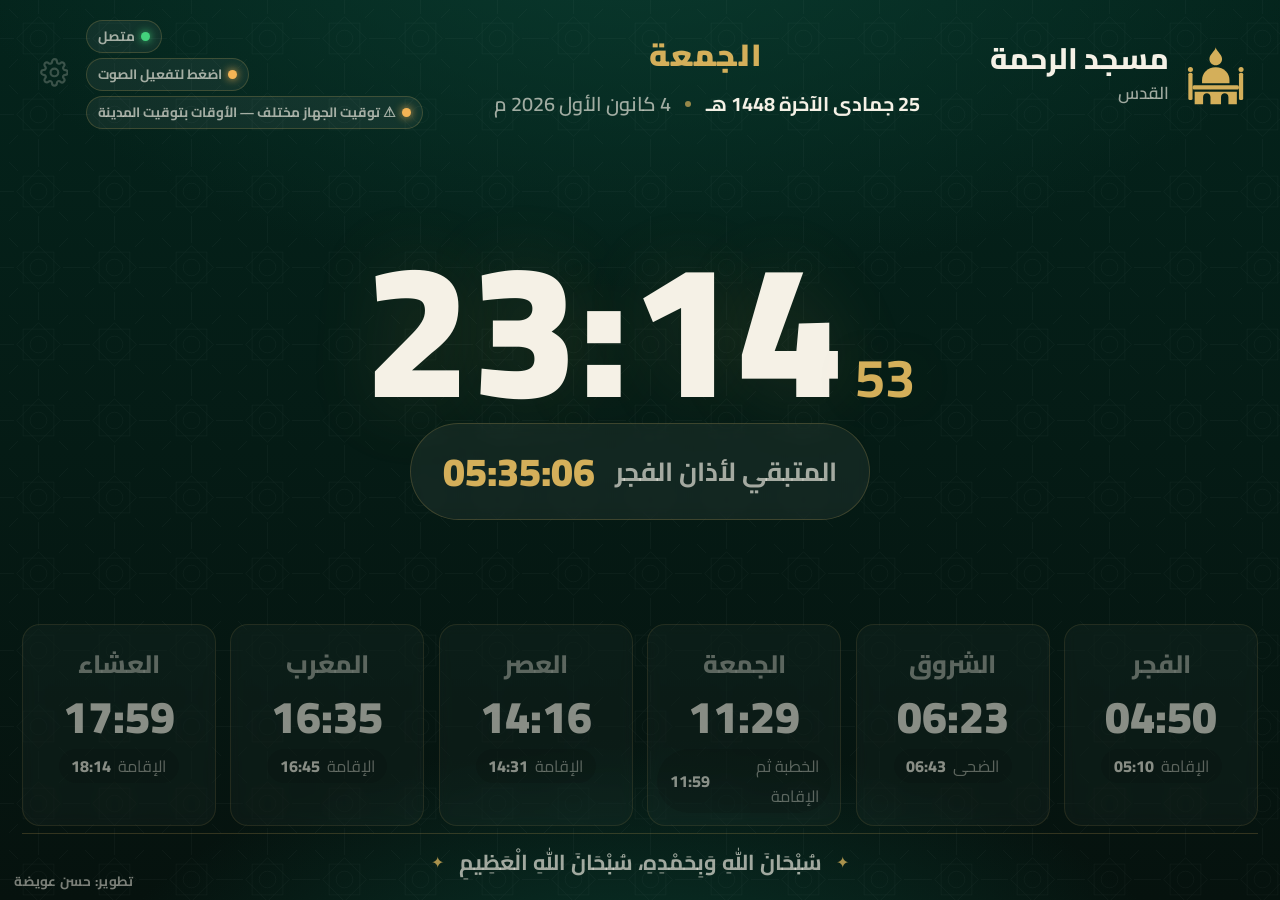
<file: index.html>
<!DOCTYPE html>
<html lang="ar" dir="rtl" data-theme="emerald">
<head>
  <meta charset="UTF-8">
  <meta name="viewport" content="width=device-width, initial-scale=1.0">
  <meta name="author" content="حسن عويضة — Hasan Awida">
  <title>مواقيت الصلاة</title>
  <meta name="theme-color" content="#04241c">
  <link rel="manifest" href="manifest.json">
  <link rel="icon" href="icons/icon.svg" type="image/svg+xml">
  <link rel="apple-touch-icon" href="icons/icon-192.png">
  <link rel="stylesheet" href="css/style.css">
</head>
<body>

  <!-- طبقة صور الخلفيات -->
  <div id="bg-photos" style="display:none">
    <div class="bg-img" id="bg-a"></div>
    <div class="bg-img" id="bg-b"></div>
    <div id="bg-overlay"></div>
  </div>

  <div id="screen">
    <!-- الترويسة -->
    <header>
      <div class="mosque-block">
        <img id="mosque-photo" alt="" style="display:none">
        <svg id="mosque-icon" class="mosque-icon" viewBox="0 0 64 64" fill="currentColor" aria-hidden="true">
          <path d="M32 4c1 5-6 8-6 13 0 3.3 2.7 6 6 6s6-2.7 6-6c0-5-7-8-6-13z"/>
          <path d="M32 25c-8 0-13 6-13 12v3h26v-3c0-6-5-12-13-12z"/>
          <rect x="10" y="42" width="44" height="4" rx="1.5"/>
          <path d="M12 48v12h8v-7c0-2 1.6-3.5 3.5-3.5S27 51 27 53v7h10v-7c0-2 1.6-3.5 3.5-3.5S44 51 44 53v7h8V48H12z"/>
          <rect x="6" y="30" width="4" height="26" rx="1.5"/>
          <circle cx="8" cy="27" r="2.4"/>
          <rect x="54" y="30" width="4" height="26" rx="1.5"/>
          <circle cx="56" cy="27" r="2.4"/>
        </svg>
        <div>
          <div id="mosque-name">مسجد الرحمة</div>
          <div id="city-name">القدس</div>
        </div>
      </div>

      <div class="dates-block">
        <div id="day-name"></div>
        <div class="dates-line">
          <span id="hijri-date"></span>
          <span class="sep"></span>
          <span id="greg-date"></span>
        </div>
      </div>

      <div class="header-side">
        <div class="status-chips">
          <div id="net-indicator" class="status-chip off">
            <i class="dot"></i><span>غير متصل</span>
          </div>
          <div id="sound-indicator" class="status-chip warn">
            <i class="dot"></i><span>اضغط لتفعيل الصوت</span>
          </div>
          <div id="tz-warning" class="status-chip warn" style="display:none" title="اضبط المنطقة الزمنية للجهاز من إعدادات النظام">
            <i class="dot"></i><span>⚠ توقيت الجهاز مختلف — الأوقات بتوقيت المدينة</span>
          </div>
        </div>
        <button id="btn-settings" title="الإعدادات (S)" aria-label="الإعدادات">
          <svg viewBox="0 0 24 24" fill="none" stroke="currentColor" stroke-width="1.8" aria-hidden="true">
            <circle cx="12" cy="12" r="3.2"/>
            <path d="M19.4 15a1.7 1.7 0 0 0 .34 1.87l.06.06a2 2 0 1 1-2.83 2.83l-.06-.06a1.7 1.7 0 0 0-1.87-.34 1.7 1.7 0 0 0-1 1.55V21a2 2 0 1 1-4 0v-.09a1.7 1.7 0 0 0-1-1.55 1.7 1.7 0 0 0-1.87.34l-.06.06a2 2 0 1 1-2.83-2.83l.06-.06a1.7 1.7 0 0 0 .34-1.87 1.7 1.7 0 0 0-1.55-1H3a2 2 0 1 1 0-4h.09a1.7 1.7 0 0 0 1.55-1 1.7 1.7 0 0 0-.34-1.87l-.06-.06a2 2 0 1 1 2.83-2.83l.06.06a1.7 1.7 0 0 0 1.87.34h.09a1.7 1.7 0 0 0 1-1.55V3a2 2 0 1 1 4 0v.09a1.7 1.7 0 0 0 1 1.55 1.7 1.7 0 0 0 1.87-.34l.06-.06a2 2 0 1 1 2.83 2.83l-.06.06a1.7 1.7 0 0 0-.34 1.87v.09a1.7 1.7 0 0 0 1.55 1H21a2 2 0 1 1 0 4h-.09a1.7 1.7 0 0 0-1.55 1z"/>
          </svg>
        </button>
      </div>
    </header>

    <!-- شريط رمضان (يظهر تلقائياً في الشهر الفضيل) -->
    <div id="ramadan-bar" style="display:none">
      <span class="rb-greeting">🌙 رمضان مبارك</span>
      <span class="rb-item"><span id="ramadan-day" class="rb-strong"></span></span>
      <span class="rb-sep"></span>
      <span class="rb-item">الإمساك <span id="ramadan-imsak" class="rb-strong"></span></span>
      <span class="rb-sep"></span>
      <span class="rb-item">الإفطار <span id="ramadan-iftar" class="rb-strong"></span></span>
    </div>

    <!-- الوسط -->
    <main>
      <div class="clock-wrap">
        <span id="clock-main">00:00</span>
        <span class="clock-side">
          <span id="clock-seconds">00</span>
          <span id="clock-suffix"></span>
        </span>
      </div>

      <div class="countdown-wrap">
        <span id="countdown-label"></span>
        <span id="countdown-value"></span>
      </div>
    </main>

    <!-- بطاقات الصلوات -->
    <div id="prayers-row"></div>

    <!-- شريط الأذكار والإعلانات -->
    <div id="ticker-bar">
      <span class="ticker-star">✦</span>
      <span id="ticker-badge" class="ticker-badge" style="display:none">إعلان</span>
      <span id="ticker-text"></span>
      <span class="ticker-star">✦</span>
    </div>

    <div class="dev-credit">تطوير: حسن عويضة</div>
  </div>

  <!-- شاشة الأذان -->
  <div id="adhan-overlay" class="overlay">
    <svg class="big-icon" viewBox="0 0 64 64" fill="currentColor" aria-hidden="true">
      <path d="M32 4c1 5-6 8-6 13 0 3.3 2.7 6 6 6s6-2.7 6-6c0-5-7-8-6-13z"/>
      <path d="M32 25c-8 0-13 6-13 12v3h26v-3c0-6-5-12-13-12z"/>
      <rect x="10" y="42" width="44" height="4" rx="1.5"/>
      <path d="M12 48v12h8v-7c0-2 1.6-3.5 3.5-3.5S27 51 27 53v7h10v-7c0-2 1.6-3.5 3.5-3.5S44 51 44 53v7h8V48H12z"/>
    </svg>
    <div class="overlay-kalima">اللهُ أَكْبَر، اللهُ أَكْبَر</div>
    <div class="overlay-title" id="adhan-prayer-name"></div>
    <div id="adhan-time"></div>
    <div class="overlay-sub">لَا إِلَهَ إِلَّا الله</div>
  </div>

  <!-- شاشة اقتراب الإقامة -->
  <div id="iqama-soon-overlay" class="overlay">
    <div id="iqama-soon-label"></div>
    <div id="iqama-soon-value"></div>
    <div class="overlay-sub">اسْتَوُوا وَاعْتَدِلُوا وَسُدُّوا الْخَلَل</div>
  </div>

  <!-- شاشة الصلاة -->
  <div id="prayer-overlay" class="overlay">
    <div class="overlay-kalima" id="prayer-overlay-name"></div>
    <div class="overlay-sub">سَوُّوا صُفُوفَكُمْ فَإِنَّ تَسْوِيَةَ الصَّفِّ مِنْ تَمَامِ الصَّلَاةِ</div>
    <div class="phone-warning">
      <svg viewBox="0 0 24 24" fill="none" stroke="currentColor" stroke-width="1.8" aria-hidden="true">
        <rect x="7" y="2.5" width="10" height="19" rx="2.2"/>
        <path d="M11 18.5h2M3 3l18 18" stroke-linecap="round"/>
      </svg>
      الرجاء إغلاق الهواتف المحمولة
    </div>
  </div>

  <!-- شاشة الإعلانات الكاملة -->
  <div id="ann-overlay" class="overlay">
    <div class="ann-badge">📢 إعلانات المسجد</div>
    <div id="ann-text" class="ann-text"></div>
    <div id="ann-dots" class="adhkar-dots"></div>
  </div>

  <!-- شاشة الأذكار بعد الصلاة -->
  <div id="adhkar-overlay" class="overlay">
    <div class="adhkar-header">
      <span class="ticker-star">✦</span>
      <span>أذكار وأدعية ما بعد الصلاة</span>
      <span class="ticker-star">✦</span>
    </div>
    <div id="adhkar-text" class="adhkar-text"></div>
    <div id="adhkar-rep" class="adhkar-rep" style="display:none">
      <span id="adhkar-rep-live" class="rep-live">1</span>
      <span class="rep-sep">/</span>
      <span id="adhkar-rep-total" class="rep-total">33</span>
      <span class="rep-label">مرة</span>
    </div>
    <div id="adhkar-dots" class="adhkar-dots"></div>
    <div class="overlay-sub">تَقَبَّلَ اللهُ طَاعَتَكُمْ</div>
  </div>

  <!-- نافذة الإعدادات -->
  <div id="settings-modal">
    <div class="settings-panel">
      <h2>⚙ الإعدادات</h2>
      <div class="settings-hint">اضغط حرف S في أي وقت لفتح هذه النافذة — الإعدادات تُحفظ على الجهاز نفسه
        · <a href="diagnostics.html" target="_blank" style="color:var(--accent)">🩺 صفحة فحص النظام</a>
        · تطوير: <a href="https://github.com/hasanawida" target="_blank" style="color:var(--accent)">حسن عويضة</a></div>

      <h3>المسجد والموقع</h3>
      <div class="form-row">
        <label>اسم المسجد</label>
        <input type="text" id="set-mosque-name">
      </div>
      <div class="form-row">
        <label>صورة / شعار الجامع</label>
        <input type="file" id="set-photo-file" accept="image/*">
      </div>
      <div class="form-row">
        <span id="photo-status" class="field-status"></span>
        <button type="button" id="btn-photo-remove" class="mini-btn">إزالة الصورة</button>
      </div>
      <div class="form-row">
        <label>المدينة</label>
        <select id="set-city"></select>
      </div>
      <div id="custom-city-row" style="display:none">
        <div class="form-row">
          <label>اسم الموقع</label>
          <input type="text" id="set-custom-name" placeholder="مثال: قريتنا">
        </div>
        <div class="form-row">
          <label>خط العرض</label>
          <input type="number" id="set-custom-lat" step="0.0001">
          <label>خط الطول</label>
          <input type="number" id="set-custom-lng" step="0.0001">
        </div>
        <div class="form-row">
          <label>المنطقة الزمنية</label>
          <input type="text" id="set-custom-tz" dir="ltr" list="tz-list" placeholder="فارغ = منطقة الجهاز">
          <datalist id="tz-list">
            <option value="Asia/Jerusalem"></option>
            <option value="Asia/Hebron"></option>
            <option value="Asia/Gaza"></option>
            <option value="Asia/Amman"></option>
            <option value="Africa/Cairo"></option>
            <option value="Asia/Riyadh"></option>
            <option value="Asia/Beirut"></option>
            <option value="Europe/Istanbul"></option>
            <option value="Europe/London"></option>
            <option value="Europe/Berlin"></option>
            <option value="America/New_York"></option>
          </datalist>
        </div>
      </div>

      <h3>الحساب الفلكي</h3>
      <div class="form-row">
        <label>طريقة الحساب</label>
        <select id="set-method"></select>
      </div>
      <div class="form-row">
        <label>مذهب العصر</label>
        <select id="set-asr">
          <option value="1">الجمهور (الشافعي والمالكي والحنبلي)</option>
          <option value="2">الحنفي</option>
        </select>
      </div>
      <div class="form-row">
        <label>تعديل التاريخ الهجري</label>
        <select id="set-hijri-adjust">
          <option value="-2">-2 يوم</option>
          <option value="-1">-1 يوم</option>
          <option value="0">بدون تعديل</option>
          <option value="1">+1 يوم</option>
          <option value="2">+2 يوم</option>
        </select>
      </div>

      <h3>المظهر والألوان</h3>
      <div class="form-row">
        <label>التصميم</label>
        <select id="set-theme">
          <option value="emerald">أخضر زمردي</option>
          <option value="night">أزرق ليلي</option>
          <option value="blackgold">أسود ذهبي</option>
          <option value="royal">بنفسجي ملكي</option>
          <option value="light">فاتح</option>
          <option value="custom">🎨 ألوان مخصصة</option>
        </select>
      </div>
      <div id="custom-colors-block" style="display:none">
        <div class="colors-grid">
          <div><label>الخلفية</label><input type="color" id="set-color-bg1"></div>
          <div><label>الخلفية الثانوية</label><input type="color" id="set-color-bg2"></div>
          <div><label>اللون المميز</label><input type="color" id="set-color-accent"></div>
          <div><label>النص</label><input type="color" id="set-color-text"></div>
        </div>
      </div>
      <div class="form-row">
        <label>نظام الوقت</label>
        <select id="set-time-format">
          <option value="24">24 ساعة</option>
          <option value="12">12 ساعة</option>
        </select>
      </div>
      <div class="form-row">
        <label>إظهار الثواني</label>
        <input type="checkbox" id="set-show-seconds">
      </div>
      <div class="form-row">
        <label>أسماء الأشهر الميلادية</label>
        <select id="set-month-names">
          <option value="levant">شرقية (كانون الثاني، شباط...)</option>
          <option value="western">غربية (يناير، فبراير...)</option>
        </select>
      </div>

      <div class="form-row">
        <label>اتجاه العرض</label>
        <select id="set-orientation">
          <option value="auto">تلقائي (حسب الشاشة)</option>
          <option value="landscape">أفقي دائماً</option>
          <option value="portrait">عمودي دائماً</option>
        </select>
      </div>

      <h3>المناسبات ووضع رمضان</h3>
      <div class="form-row">
        <label>المناسبات الهجرية والسنن تلقائياً</label>
        <input type="checkbox" id="set-hijri-events">
      </div>
      <div class="settings-hint">عاشوراء، المولد النبوي، الإسراء والمعراج، الأعياد، الأيام البيض، سورة الكهف يوم الجمعة، صيام الاثنين والخميس... تظهر في الشريط تلقائياً بيومها.</div>
      <div class="form-row">
        <label>وضع رمضان تلقائياً</label>
        <input type="checkbox" id="set-ramadan-auto">
      </div>
      <div class="form-row">
        <label>الإمساك قبل الفجر بـ (دقائق)</label>
        <input type="number" id="set-imsak-offset" min="0" max="60">
      </div>
      <div class="form-row">
        <label>إظهار «يليها التراويح» على العشاء</label>
        <input type="checkbox" id="set-taraweeh-note">
      </div>
      <div class="settings-hint">في رمضان يظهر تلقائياً: شريط «رمضان مبارك» مع الإمساك والإفطار، والعد التنازلي يصبح «المتبقي للإفطار 🌙».</div>

      <h3>خلفية الشاشة</h3>
      <div class="form-row">
        <label>نوع الخلفية</label>
        <select id="set-bg-mode">
          <option value="pattern">زخرفة إسلامية (الافتراضي)</option>
          <option value="photos">صور (مساجد أو غيرها)</option>
        </select>
      </div>
      <div class="form-row">
        <label>إضافة صور خلفية</label>
        <input type="file" id="set-bg-files" accept="image/*" multiple>
      </div>
      <div class="form-row">
        <span id="bg-status" class="field-status"></span>
        <button type="button" id="btn-bg-clear" class="mini-btn">إزالة كل الخلفيات</button>
      </div>
      <div class="form-row">
        <label>تعتيم الخلفية (لوضوح النص)</label>
        <input type="range" id="set-bg-overlay" min="0" max="90" step="5"
               oninput="document.getElementById('bg-overlay-val').textContent=this.value+'%'">
        <span id="bg-overlay-val" class="field-status" style="flex:none">60%</span>
      </div>
      <div class="form-row">
        <label>تبديل الصور كل (دقائق)</label>
        <input type="number" id="set-bg-interval" min="1" max="240">
      </div>

      <h3>صوت الأذان</h3>
      <div class="form-row">
        <label>تشغيل صوت عند الأذان</label>
        <input type="checkbox" id="set-sound-enabled">
      </div>
      <div class="form-row">
        <label>نوع الصوت</label>
        <select id="set-sound-mode">
          <option value="chime">تنبيه مدمج (بدون ملفات)</option>
          <option value="makkah">أذان الحرم المكي 🕋</option>
          <option value="madinah">أذان المسجد النبوي</option>
          <option value="quds">أذان المسجد الأقصى 🕌</option>
          <option value="alhindi">أذان عبد الرحمن الهندي</option>
          <option value="file">ملف أذان مرفوع</option>
        </select>
      </div>
      <div class="form-row">
        <label>رفع ملف أذان (MP3)</label>
        <input type="file" id="set-adhan-file" accept="audio/*">
      </div>
      <div class="form-row">
        <span id="adhan-file-status" class="field-status"></span>
        <button type="button" id="btn-adhan-test" class="mini-btn">▶ تجربة</button>
        <button type="button" id="btn-adhan-stop" class="mini-btn">⏹ إيقاف</button>
      </div>
      <div class="settings-hint">ملاحظة: المتصفح يمنع الصوت التلقائي قبل أول ضغطة على الشاشة. لشاشات العرض الدائمة شغّل المتصفح بوضع الكشك (kiosk) مع خيار السماح بالتشغيل التلقائي.</div>

      <h3>الإقامة (دقائق بعد الأذان)</h3>
      <div class="iqama-grid">
        <div><label>الفجر</label><input type="number" id="set-iqama-fajr" min="0" max="120"></div>
        <div><label>الظهر</label><input type="number" id="set-iqama-dhuhr" min="0" max="120"></div>
        <div><label>العصر</label><input type="number" id="set-iqama-asr" min="0" max="120"></div>
        <div><label>المغرب</label><input type="number" id="set-iqama-maghrib" min="0" max="120"></div>
        <div><label>العشاء</label><input type="number" id="set-iqama-isha" min="0" max="120"></div>
      </div>

      <h3>الشاشات التلقائية</h3>
      <div class="form-row">
        <label>مدة شاشة الأذان (دقائق)</label>
        <input type="number" id="set-adhan-min" min="0" max="30">
      </div>
      <div class="form-row">
        <label>مدة شاشة الصلاة (دقائق)</label>
        <input type="number" id="set-prayer-min" min="0" max="60">
      </div>
      <div class="form-row">
        <label>مدة شاشة الأذكار بعد الصلاة (دقائق)</label>
        <input type="number" id="set-adhkar-min" min="0" max="60">
      </div>
      <div class="form-row">
        <label>مدة عرض كل ذكر (ثوانٍ — كافية للقراءة)</label>
        <input type="number" id="set-adhkar-each" min="10" max="180">
      </div>
      <div class="form-row" style="display:block">
        <label>أذكار ما بعد الصلاة (سطر لكل ذكر)</label>
        <textarea id="set-adhkar-texts"></textarea>
      </div>
      <div class="settings-hint">لتحديد عدد التكرار حسب السنة أضف <b dir="ltr">| العدد</b> بعد الذكر — مثال: <span dir="rtl">سُبْحَانَ اللهِ | 33</span> — يظهر على الشاشة عدّاد مباشر للتكرار، ومدة عرض الذكر تطول تلقائياً بما يكفي لترديده.</div>

      <h3>الجمعة</h3>
      <div class="form-row">
        <label>وقت أذان الجمعة</label>
        <select id="set-jumua-mode">
          <option value="auto">تلقائي (وقت الظهر)</option>
          <option value="fixed">وقت محدد</option>
        </select>
      </div>
      <div class="form-row" id="jumua-time-row" style="display:none">
        <label>الوقت المحدد</label>
        <input type="time" id="set-jumua-time">
      </div>
      <div class="form-row">
        <label>مدة الخطبة حتى الإقامة (دقائق)</label>
        <input type="number" id="set-khutbah-min" min="5" max="120">
      </div>

      <h3>شريط الأذكار</h3>
      <div class="form-row">
        <label>تفعيل الشريط</label>
        <input type="checkbox" id="set-ticker-enabled">
      </div>
      <textarea id="set-ticker-texts" placeholder="اكتب كل ذكر في سطر منفصل"></textarea>

      <h3>الإعلانات</h3>
      <div class="form-row">
        <label>تفعيل الإعلانات</label>
        <input type="checkbox" id="set-ann-enabled">
      </div>
      <textarea id="set-ann-texts" placeholder="اكتب كل إعلان في سطر منفصل — تظهر في الشريط السفلي مع شارة «إعلان»"></textarea>
      <div class="form-row" style="margin-top:10px">
        <label>شاشة إعلانات كاملة</label>
        <input type="checkbox" id="set-annscreen-enabled">
      </div>
      <div class="form-row">
        <label>تظهر كل (دقائق — 0 لتعطيل التكرار)</label>
        <input type="number" id="set-annscreen-every" min="0" max="720">
      </div>
      <div class="form-row">
        <label>مدة عرض كل إعلان (ثوانٍ)</label>
        <input type="number" id="set-annscreen-duration" min="5" max="300">
      </div>
      <div class="form-row" style="display:block">
        <label>أوقات ظهور محددة (سطر لكل وقت، مثل 21:30)</label>
        <textarea id="set-annscreen-times" style="height:70px" placeholder="20:45&#10;13:30"></textarea>
      </div>
      <div class="settings-hint">شاشة الإعلانات لا تظهر أبداً أثناء الأذان أو الصلاة أو قبل الأذان بأقل من 3 دقائق.</div>

      <h3>الاتصال والتحديث عن بُعد</h3>
      <div class="form-row">
        <label>تفعيل التحديث عن بُعد</label>
        <input type="checkbox" id="set-remote-enabled">
      </div>
      <div class="form-row">
        <label>رابط ملف الإعدادات (JSON)</label>
        <input type="text" id="set-remote-url" placeholder="https://..." dir="ltr">
      </div>
      <div class="form-row">
        <label>فترة الفحص (دقائق)</label>
        <input type="number" id="set-remote-interval" min="1" max="240">
      </div>
      <div class="settings-hint">
        ضع ملف JSON على الإنترنت (مثلاً GitHub Gist) فيه الإعدادات المطلوب تحديثها — مثل الإعلانات أو أوقات الإقامة — والشاشة ستسحبه تلقائياً وهي متصلة. استخدم «تصدير الإعدادات» للحصول على قالب جاهز.
        <div id="remote-sync-status"></div>
      </div>
      <div class="form-row">
        <button type="button" id="btn-export" class="mini-btn">⬇ تصدير الإعدادات</button>
        <label class="mini-btn" style="cursor:pointer">⬆ استيراد إعدادات
          <input type="file" id="set-import-file" accept="application/json" style="display:none">
        </label>
        <span id="import-status" class="field-status"></span>
      </div>

      <div class="settings-buttons">
        <button id="btn-save">💾 حفظ وتطبيق</button>
        <button id="btn-cancel">إلغاء</button>
        <button id="btn-reset">استعادة الافتراضي</button>
      </div>
    </div>
  </div>

  <script src="js/version.js"></script>
  <script src="js/praytimes.js"></script>
  <script src="js/cities.js"></script>
  <script src="js/storage.js"></script>
  <script src="js/settings.js"></script>
  <script src="js/app.js"></script>
</body>
</html>
</file>
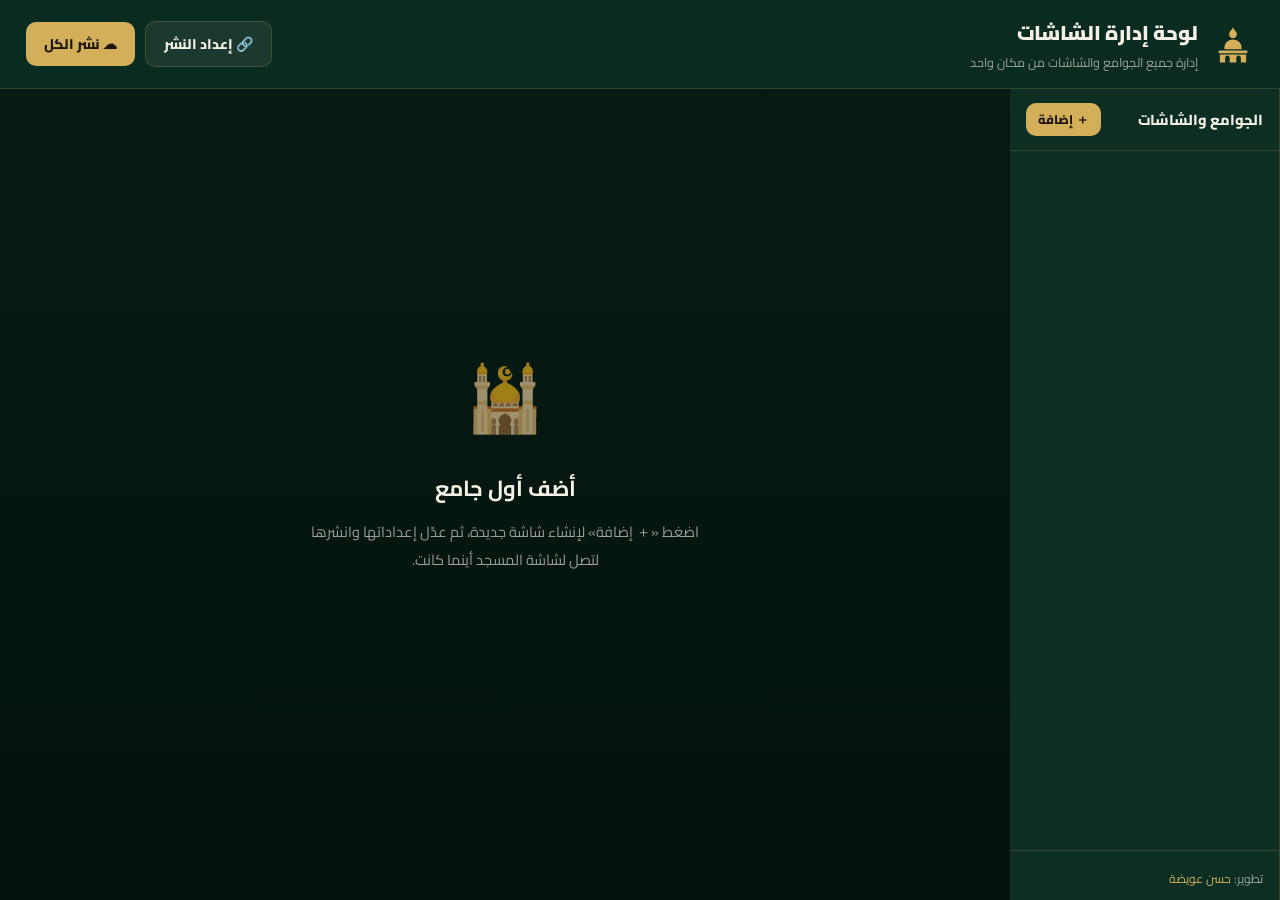
<file: admin.html>
<!DOCTYPE html>
<html lang="ar" dir="rtl">
<head>
  <meta charset="UTF-8">
  <meta name="viewport" content="width=device-width, initial-scale=1.0">
  <meta name="author" content="حسن عويضة — Hasan Awida">
  <meta name="theme-color" content="#0a2b20">
  <title>لوحة إدارة شاشات المساجد</title>
  <link rel="manifest" href="admin.webmanifest">
  <link rel="icon" href="icons/icon.svg" type="image/svg+xml">
  <link rel="apple-touch-icon" href="icons/icon-192.png">
  <link rel="stylesheet" href="css/admin.css">
</head>
<body>

  <header class="topbar">
    <div class="brand">
      <svg viewBox="0 0 64 64" fill="currentColor" aria-hidden="true">
        <path d="M32 4c1 5-6 8-6 13 0 3.3 2.7 6 6 6s6-2.7 6-6c0-5-7-8-6-13z"/>
        <path d="M32 25c-8 0-13 6-13 12v3h26v-3c0-6-5-12-13-12z"/>
        <rect x="10" y="42" width="44" height="4" rx="1.5"/>
        <path d="M12 48v12h8v-7c0-2 1.6-3.5 3.5-3.5S27 51 27 53v7h10v-7c0-2 1.6-3.5 3.5-3.5S44 51 44 53v7h8V48H12z"/>
      </svg>
      <div>
        <h1>لوحة إدارة الشاشات</h1>
        <div class="sub">إدارة جميع الجوامع والشاشات من مكان واحد</div>
      </div>
    </div>
    <div class="topbar-actions">
      <span id="publish-status" class="publish-status"></span>
      <button id="btn-gist-config" class="btn ghost">🔗 إعداد النشر</button>
      <button id="btn-publish-all" class="btn primary">☁ نشر الكل</button>
    </div>
  </header>

  <div class="layout">
    <!-- قائمة الجوامع -->
    <aside class="sidebar">
      <div class="sidebar-head">
        <span>الجوامع والشاشات</span>
        <button id="btn-add-mosque" class="btn small primary">＋ إضافة</button>
      </div>
      <div id="mosque-list" class="mosque-list"></div>
      <div class="sidebar-foot">
        <div id="mosque-count"></div>
        <div style="margin-top:6px">تطوير: <a href="https://github.com/hasanawida" target="_blank" style="color:var(--accent);text-decoration:none">حسن عويضة</a></div>
      </div>
    </aside>

    <!-- المحرر -->
    <main id="editor" class="editor">
      <div id="empty-state" class="empty-state">
        <div class="empty-icon">🕌</div>
        <h2>أضف أول جامع</h2>
        <p>اضغط «＋ إضافة» لإنشاء شاشة جديدة، ثم عدّل إعداداتها وانشرها لتصل لشاشة المسجد أينما كانت.</p>
      </div>

      <div id="editor-form" style="display:none">
        <div class="editor-head">
          <input type="text" id="m-name" class="mosque-title-input" placeholder="اسم المسجد">
          <div class="editor-actions">
            <button id="btn-preview" class="btn ghost">👁 معاينة حية</button>
            <button id="btn-download" class="btn ghost">⬇ تنزيل JSON</button>
            <button id="btn-copy-url" class="btn ghost">📋 نسخ رابط الشاشة</button>
            <button id="btn-duplicate" class="btn ghost">⧉ تكرار</button>
            <button id="btn-delete" class="btn danger">🗑 حذف</button>
          </div>
        </div>
        <div id="m-remote-hint" class="remote-hint"></div>

        <div class="grid-2">
          <section class="card">
            <h3>الموقع والحساب</h3>
            <div class="form-row"><label>المدينة</label><select id="m-city"></select></div>
            <div id="m-custom-city" style="display:none">
              <div class="form-row"><label>اسم الموقع</label><input type="text" id="m-custom-name"></div>
              <div class="form-row">
                <label>خط العرض</label><input type="number" id="m-custom-lat" step="0.0001">
                <label>خط الطول</label><input type="number" id="m-custom-lng" step="0.0001">
              </div>
              <div class="form-row">
                <label>المنطقة الزمنية</label>
                <input type="text" id="m-custom-tz" dir="ltr" placeholder="مثال: Asia/Jerusalem">
              </div>
            </div>
            <div class="form-row"><label>طريقة الحساب</label><select id="m-method"></select></div>
            <div class="form-row"><label>مذهب العصر</label>
              <select id="m-asr">
                <option value="1">الجمهور</option>
                <option value="2">الحنفي</option>
              </select>
            </div>
            <div class="form-row"><label>تعديل الهجري</label>
              <select id="m-hijri">
                <option value="-2">-2</option><option value="-1">-1</option>
                <option value="0">0</option>
                <option value="1">+1</option><option value="2">+2</option>
              </select>
            </div>
          </section>

          <section class="card">
            <h3>المظهر</h3>
            <div class="form-row"><label>التصميم</label>
              <select id="m-theme">
                <option value="emerald">أخضر زمردي</option>
                <option value="night">أزرق ليلي</option>
                <option value="blackgold">أسود ذهبي</option>
                <option value="royal">بنفسجي ملكي</option>
                <option value="light">فاتح</option>
                <option value="custom">🎨 ألوان مخصصة</option>
              </select>
            </div>
            <div id="m-colors" class="colors-grid" style="display:none">
              <div><label>الخلفية</label><input type="color" id="m-color-bg1"></div>
              <div><label>خلفية 2</label><input type="color" id="m-color-bg2"></div>
              <div><label>المميز</label><input type="color" id="m-color-accent"></div>
              <div><label>النص</label><input type="color" id="m-color-text"></div>
            </div>
            <div class="form-row"><label>اتجاه العرض</label>
              <select id="m-orientation">
                <option value="auto">تلقائي</option>
                <option value="landscape">أفقي دائماً</option>
                <option value="portrait">عمودي دائماً</option>
              </select>
            </div>
            <div class="form-row"><label>نظام الوقت</label>
              <select id="m-timeformat"><option value="24">24 ساعة</option><option value="12">12 ساعة</option></select>
            </div>
            <div class="form-row"><label>إظهار الثواني</label><input type="checkbox" id="m-seconds"></div>
            <div class="form-row"><label>أسماء الأشهر</label>
              <select id="m-months">
                <option value="levant">شرقية (كانون...)</option>
                <option value="western">غربية (يناير...)</option>
              </select>
            </div>
            <div class="form-row"><label>صوت الأذان</label><input type="checkbox" id="m-sound"></div>
            <div class="form-row"><label>نوع الصوت</label>
              <select id="m-sound-mode">
                <option value="chime">تنبيه مدمج</option>
                <option value="makkah">أذان الحرم المكي 🕋</option>
                <option value="madinah">أذان المسجد النبوي</option>
                <option value="quds">أذان المسجد الأقصى 🕌</option>
                <option value="alhindi">أذان عبد الرحمن الهندي</option>
                <option value="file">ملف مرفوع على الشاشة</option>
              </select>
            </div>
          </section>

          <section class="card">
            <h3>الإقامة (دقائق بعد الأذان)</h3>
            <div class="iqama-grid">
              <div><label>الفجر</label><input type="number" id="m-iq-fajr" min="0" max="120"></div>
              <div><label>الظهر</label><input type="number" id="m-iq-dhuhr" min="0" max="120"></div>
              <div><label>العصر</label><input type="number" id="m-iq-asr" min="0" max="120"></div>
              <div><label>المغرب</label><input type="number" id="m-iq-maghrib" min="0" max="120"></div>
              <div><label>العشاء</label><input type="number" id="m-iq-isha" min="0" max="120"></div>
            </div>
            <div class="form-row"><label>شاشة الأذان (د)</label><input type="number" id="m-adhan-min" min="0" max="30"></div>
            <div class="form-row"><label>شاشة الصلاة (د)</label><input type="number" id="m-prayer-min" min="0" max="60"></div>
            <div class="form-row"><label>شاشة الأذكار (د)</label><input type="number" id="m-adhkar-min" min="0" max="60"></div>
            <div class="form-row"><label>مدة كل ذكر (ثوانٍ)</label><input type="number" id="m-adhkar-each" min="10" max="180"></div>
          </section>

          <section class="card">
            <h3>🌙 المناسبات ورمضان</h3>
            <div class="form-row"><label>المناسبات الهجرية تلقائياً</label><input type="checkbox" id="m-hijri-events"></div>
            <div class="form-row"><label>وضع رمضان تلقائياً</label><input type="checkbox" id="m-ramadan-auto"></div>
            <div class="form-row"><label>الإمساك قبل الفجر (د)</label><input type="number" id="m-imsak-offset" min="0" max="60"></div>
            <div class="form-row"><label>«يليها التراويح» على العشاء</label><input type="checkbox" id="m-taraweeh-note"></div>
          </section>

          <section class="card">
            <h3>الجمعة</h3>
            <div class="form-row"><label>وقت الأذان</label>
              <select id="m-jumua-mode">
                <option value="auto">تلقائي (الظهر)</option>
                <option value="fixed">وقت محدد</option>
              </select>
            </div>
            <div class="form-row" id="m-jumua-time-row" style="display:none">
              <label>الوقت</label><input type="time" id="m-jumua-time">
            </div>
            <div class="form-row"><label>مدة الخطبة (د)</label><input type="number" id="m-khutbah" min="5" max="120"></div>
          </section>

          <section class="card wide">
            <h3>📢 الإعلانات <span class="hint-inline">— أهم ما يُحدَّث عن بُعد: سطر لكل إعلان</span></h3>
            <div class="form-row"><label>تفعيل</label><input type="checkbox" id="m-ann-enabled"></div>
            <textarea id="m-announcements" placeholder="درس فقه بعد صلاة العشاء يوم الثلاثاء&#10;جمعة خيرية السبت القادم"></textarea>
            <div class="form-row" style="margin-top:10px"><label>شاشة إعلانات كاملة</label><input type="checkbox" id="m-annscreen-enabled"></div>
            <div class="form-row"><label>تظهر كل (دقائق، 0=تعطيل)</label><input type="number" id="m-annscreen-every" min="0" max="720"></div>
            <div class="form-row"><label>مدة كل إعلان (ثوانٍ)</label><input type="number" id="m-annscreen-duration" min="5" max="300"></div>
            <div class="form-row" style="display:block"><label>أوقات محددة (سطر لكل وقت، مثل 21:30)</label>
              <textarea id="m-annscreen-times" style="height:60px"></textarea>
            </div>
          </section>

          <section class="card wide">
            <h3>شريط الأذكار</h3>
            <div class="form-row"><label>تفعيل</label><input type="checkbox" id="m-ticker-enabled"></div>
            <textarea id="m-ticker"></textarea>
          </section>

          <section class="card wide">
            <h3>أذكار ما بعد الصلاة</h3>
            <textarea id="m-adhkar"></textarea>
          </section>
        </div>

        <div class="save-bar">
          <span id="save-status"></span>
          <button id="btn-save-mosque" class="btn primary big">💾 حفظ التعديلات</button>
        </div>
      </div>
    </main>
  </div>

  <!-- نافذة إعداد النشر -->
  <div id="gist-modal" class="modal">
    <div class="modal-panel">
      <h2>🔗 إعداد النشر عن بُعد</h2>
      <p class="modal-desc">
        النشر يتم عبر <b>GitHub Gist</b> — مجاني وبدون سيرفر. خطوات لمرة واحدة:
      </p>
      <ol class="steps">
        <li>أنشئ حساباً على <span dir="ltr">github.com</span> (إن لم يكن لديك)</li>
        <li>افتح <span dir="ltr">github.com/settings/personal-access-tokens</span> ← <b dir="ltr">Fine-grained token</b></li>
        <li>في Account permissions فعّل <b dir="ltr">Gists: Read and write</b> <u>فقط</u> — لا تعطِ أي صلاحية أخرى، وحدد مدة انتهاء (مثلاً سنة)</li>
        <li>انسخ الرمز هنا:</li>
      </ol>
      <div class="form-row"><label>رمز الوصول (Token)</label><input type="password" id="gist-token" dir="ltr" placeholder="github_pat_..."></div>
      <div class="form-row">
        <label>تذكّر الرمز على هذا الجهاز</label>
        <input type="checkbox" id="gist-remember">
      </div>
      <div class="form-row"><label>معرّف Gist (يُنشأ تلقائياً)</label><input type="text" id="gist-id" dir="ltr" placeholder="يُملأ تلقائياً عند أول نشر"></div>
      <p class="modal-note">🔒 الأمان: الرمز يبقى على هذا الجهاز فقط ولا يُرفع لأي مكان. إذا ألغيت «تذكّر الرمز» يُمسح عند إغلاق المتصفح (أأمن — مناسب لجهاز مشترك). استخدم دائماً رمزاً بصلاحية Gists فقط حتى لو تسرب لا يضر حسابك.<br>بعد أول «نشر الكل» انسخ رابط كل شاشة (زر 📋) وضعه مرة واحدة في إعدادات الشاشة ← «التحديث عن بُعد».</p>
      <div class="modal-buttons">
        <button id="btn-gist-save" class="btn primary">حفظ</button>
        <button id="btn-gist-clear" class="btn danger">🗑 مسح الرمز</button>
        <button id="btn-gist-cancel" class="btn ghost">إغلاق</button>
      </div>
    </div>
  </div>

  <!-- نافذة المعاينة الحية -->
  <div id="preview-modal" class="modal">
    <div class="preview-panel">
      <div class="preview-head">
        <span>معاينة حية — كما ستظهر على شاشة المسجد</span>
        <button id="btn-preview-close" class="btn ghost">✕ إغلاق</button>
      </div>
      <iframe id="preview-frame" src="about:blank"></iframe>
    </div>
  </div>

  <script src="js/praytimes.js"></script>
  <script src="js/cities.js"></script>
  <script src="js/admin.js"></script>
</body>
</html>
</file>
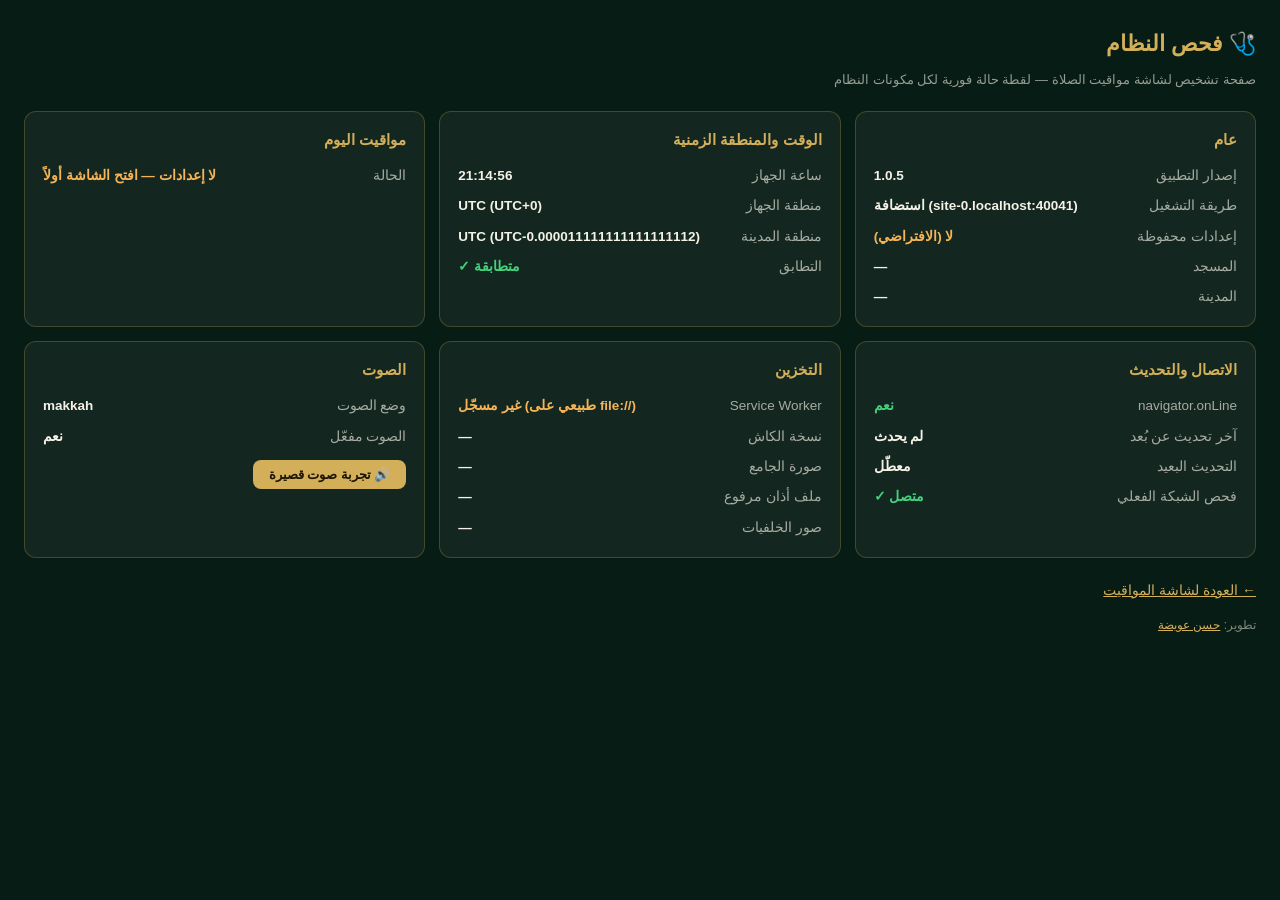
<file: diagnostics.html>
<!DOCTYPE html>
<html lang="ar" dir="rtl">
<head>
  <meta charset="UTF-8">
  <meta name="viewport" content="width=device-width, initial-scale=1.0">
  <title>فحص النظام — مواقيت الصلاة</title>
  <style>
    * { margin: 0; padding: 0; box-sizing: border-box; }
    body {
      font-family: 'Segoe UI', Tahoma, sans-serif;
      background: #071c15; color: #f5f1e6;
      padding: 24px; line-height: 1.8;
    }
    h1 { color: #d4af5a; font-size: 22px; margin-bottom: 4px; }
    .sub { color: rgba(245,241,230,0.6); font-size: 13px; margin-bottom: 20px; }
    .grid { display: grid; grid-template-columns: repeat(auto-fill, minmax(320px, 1fr)); gap: 14px; }
    .card {
      background: rgba(255,255,255,0.05);
      border: 1px solid rgba(212,175,90,0.25);
      border-radius: 12px; padding: 14px 18px;
    }
    .card h3 { color: #d4af5a; font-size: 15px; margin-bottom: 8px; }
    .row { display: flex; justify-content: space-between; gap: 10px; font-size: 13.5px; padding: 3px 0; }
    .row .k { color: rgba(245,241,230,0.65); }
    .row .v { font-weight: 700; text-align: left; direction: ltr; }
    .ok { color: #43d17c; } .bad { color: #ff9b6a; } .warn { color: #f5b455; }
    button {
      font-family: inherit; font-size: 13px; font-weight: 700;
      background: #d4af5a; color: #1c1503; border: none;
      border-radius: 8px; padding: 7px 16px; cursor: pointer; margin-top: 8px;
    }
    a { color: #d4af5a; }
    .back { display: inline-block; margin-top: 20px; font-size: 14px; }
  </style>
</head>
<body>
  <h1>🩺 فحص النظام</h1>
  <div class="sub">صفحة تشخيص لشاشة مواقيت الصلاة — لقطة حالة فورية لكل مكونات النظام</div>

  <div class="grid">
    <div class="card"><h3>عام</h3><div id="c-general"></div></div>
    <div class="card"><h3>الوقت والمنطقة الزمنية</h3><div id="c-time"></div></div>
    <div class="card"><h3>مواقيت اليوم</h3><div id="c-times"></div></div>
    <div class="card"><h3>الاتصال والتحديث</h3><div id="c-net"></div></div>
    <div class="card"><h3>التخزين</h3><div id="c-storage"></div></div>
    <div class="card"><h3>الصوت</h3><div id="c-audio"></div>
      <button id="btn-audio-test">🔊 تجربة صوت قصيرة</button>
    </div>
  </div>

  <a class="back" href="index.html">← العودة لشاشة المواقيت</a>
  <div style="margin-top:10px;font-size:12px;color:rgba(245,241,230,0.5)">تطوير: <a href="https://github.com/hasanawida" target="_blank">حسن عويضة</a></div>

  <script src="js/version.js"></script>
  <script src="js/praytimes.js"></script>
  <script src="js/cities.js"></script>
  <script src="js/storage.js"></script>
  <script>
    (function () {
      'use strict';
      function row(k, v, cls) {
        return '<div class="row"><span class="k">' + k + '</span><span class="v ' + (cls || '') + '">' + v + '</span></div>';
      }
      function esc(s) { return String(s).replace(/</g, '&lt;'); }

      /* الإعدادات المحفوظة */
      var settings = null;
      try { settings = JSON.parse(localStorage.getItem('mosqueScreen.settings.v2')); } catch (e) {}

      var city = null;
      if (settings) {
        city = settings.cityId === 'custom'
          ? { name: settings.customCity.name || 'موقع مخصص', lat: settings.customCity.lat, lng: settings.customCity.lng, tz: settings.customCity.tz }
          : findCity(settings.cityId);
      }

      /* عام */
      var gen = '';
      gen += row('إصدار التطبيق', APP_VERSION);
      gen += row('طريقة التشغيل', location.protocol === 'file:' ? 'ملفات محلية' : 'استضافة (' + esc(location.host) + ')');
      gen += row('إعدادات محفوظة', settings ? 'نعم' : 'لا (الافتراضي)', settings ? 'ok' : 'warn');
      gen += row('المسجد', settings ? esc(settings.mosqueName) : '—');
      gen += row('المدينة', city ? esc(city.name) : '—');
      document.getElementById('c-general').innerHTML = gen;

      /* الوقت */
      var now = new Date();
      var deviceTz = '—';
      try { deviceTz = Intl.DateTimeFormat().resolvedOptions().timeZone; } catch (e) {}
      var cityTz = (city && city.tz) || deviceTz;
      function offsetOf(tz) {
        try {
          var p = {};
          new Intl.DateTimeFormat('en-GB', { timeZone: tz, hour12: false, year: 'numeric', month: '2-digit', day: '2-digit', hour: '2-digit', minute: '2-digit', second: '2-digit' })
            .formatToParts(now).forEach(function (x) { if (x.type !== 'literal') p[x.type] = x.value; });
          return (Date.UTC(+p.year, +p.month - 1, +p.day, p.hour === '24' ? 0 : +p.hour, +p.minute, +p.second) - now.getTime()) / 3600000;
        } catch (e) { return null; }
      }
      var devOff = -now.getTimezoneOffset() / 60;
      var cityOff = offsetOf(cityTz);
      var tzMatch = cityOff === null || Math.abs(cityOff - devOff) < 0.02;
      var tm = '';
      tm += row('ساعة الجهاز', now.toTimeString().slice(0, 8));
      tm += row('منطقة الجهاز', esc(deviceTz) + ' (UTC' + (devOff >= 0 ? '+' : '') + devOff + ')');
      tm += row('منطقة المدينة', esc(cityTz) + (cityOff !== null ? ' (UTC' + (cityOff >= 0 ? '+' : '') + cityOff + ')' : ''));
      tm += row('التطابق', tzMatch ? '✓ متطابقة' : '✗ مختلفة — الشاشة تعرض توقيت المدينة تلقائياً', tzMatch ? 'ok' : 'warn');
      document.getElementById('c-time').innerHTML = tm;

      /* مواقيت اليوم */
      var pt = '';
      if (city) {
        try {
          var offset = cityOff !== null ? cityOff : devOff;
          var p = {};
          new Intl.DateTimeFormat('en-GB', { timeZone: cityTz, year: 'numeric', month: '2-digit', day: '2-digit' })
            .formatToParts(now).forEach(function (x) { if (x.type !== 'literal') p[x.type] = x.value; });
          var utcBase = Date.UTC(+p.year, +p.month - 1, +p.day) - offset * 3600000;
          var t = PrayTimes.getTimes(new Date(+p.year, +p.month - 1, +p.day, 12), {
            lat: city.lat, lng: city.lng,
            method: settings ? settings.method : 'Egypt',
            asrFactor: settings ? settings.asrFactor : 1,
            tz: offset, utcBase: utcBase
          });
          var fmt = new Intl.DateTimeFormat('en-GB', { timeZone: cityTz, hour: '2-digit', minute: '2-digit', hour12: false });
          ['fajr', 'sunrise', 'dhuhr', 'asr', 'maghrib', 'isha'].forEach(function (k2, i) {
            var names = ['الفجر', 'الشروق', 'الظهر', 'العصر', 'المغرب', 'العشاء'];
            pt += row(names[i], t[k2] ? fmt.format(t[k2]) : '--:--', t[k2] ? '' : 'bad');
          });
        } catch (e) { pt = row('خطأ', esc(e.message), 'bad'); }
      } else {
        pt = row('الحالة', 'لا إعدادات — افتح الشاشة أولاً', 'warn');
      }
      document.getElementById('c-times').innerHTML = pt;

      /* الاتصال */
      var net = row('navigator.onLine', navigator.onLine ? 'نعم' : 'لا', navigator.onLine ? 'ok' : 'bad');
      var lastSync = null;
      try { lastSync = localStorage.getItem('mosqueScreen.lastSync'); } catch (e) {}
      net += row('آخر تحديث عن بُعد', lastSync ? new Date(lastSync).toLocaleString('ar') : 'لم يحدث');
      net += row('التحديث البعيد', settings && settings.remoteEnabled ? 'مفعّل' : 'معطّل');
      document.getElementById('c-net').innerHTML = net + row('فحص الشبكة', 'جارٍ...', '');
      var pingP = (location.protocol === 'file:')
        ? new Promise(function (res) {
            var img = new Image();
            img.onload = function () { res(true); };
            img.onerror = function () { res(false); };
            img.src = 'https://www.google.com/favicon.ico?_=' + Date.now();
            setTimeout(function () { res(false); }, 6000);
          })
        : fetch('./?ping=' + Date.now(), { method: 'HEAD', cache: 'no-store' })
            .then(function () { return true; }, function () { return false; });
      pingP.then(function (ok) {
        document.getElementById('c-net').innerHTML = net +
          row('فحص الشبكة الفعلي', ok ? '✓ متصل' : '✗ غير متصل', ok ? 'ok' : 'bad');
      });

      /* التخزين — عبر AssetStore نفسها (تنشئ المخزن بشكل سليم إن لم يوجد) */
      var st = '';
      var swInfo = ('serviceWorker' in navigator)
        ? navigator.serviceWorker.getRegistration()
            .then(function (reg) {
              st += row('Service Worker', reg ? '✓ مسجّل' : 'غير مسجّل (طبيعي على file://)', reg ? 'ok' : 'warn');
              return caches.keys();
            })
            .then(function (keys) {
              st += row('نسخة الكاش', keys && keys.length ? esc(keys.join(', ')) : '—');
            })
            .catch(function () {
              st += row('Service Worker', 'غير متاح هنا', 'warn');
            })
        : Promise.resolve();

      swInfo.then(function () {
        var items = [
          ['mosquePhoto', 'صورة الجامع'],
          ['adhanAudio', 'ملف أذان مرفوع'],
          ['backgrounds', 'صور الخلفيات']
        ];
        return Promise.all(items.map(function (it) {
          return AssetStore.get(it[0]).catch(function () { return null; })
            .then(function (v) {
              var size = v ? (Array.isArray(v)
                ? v.length + ' صورة'
                : Math.round((v.length || 0) / 1024) + ' KB') : '—';
              st += row(it[1], size, v ? 'ok' : '');
            });
        }));
      }).then(function () {
        document.getElementById('c-storage').innerHTML = st;
      }).catch(function () {
        document.getElementById('c-storage').innerHTML = st + row('IndexedDB', 'غير متاح', 'bad');
      });

      /* الصوت */
      var au = '';
      au += row('وضع الصوت', settings ? esc(settings.adhanSoundMode) : 'makkah');
      au += row('الصوت مفعّل', settings === null || settings.adhanSoundEnabled ? 'نعم' : 'لا');
      document.getElementById('c-audio').innerHTML = au;
      document.getElementById('btn-audio-test').addEventListener('click', function () {
        var mode = settings ? settings.adhanSoundMode : 'makkah';
        var files = { makkah: 'audio/adhan-makkah.mp3', madinah: 'audio/adhan-madinah.mp3', quds: 'audio/adhan-quds.mp3', alhindi: 'audio/adhan-alhindi.mp3' };
        var a = new Audio(files[mode] || files.makkah);
        a.play().then(function () {
          setTimeout(function () { a.pause(); }, 4000);
          document.getElementById('c-audio').innerHTML = au + row('تجربة التشغيل', '✓ يعمل', 'ok');
        }).catch(function (e2) {
          document.getElementById('c-audio').innerHTML = au + row('تجربة التشغيل', '✗ ' + esc(e2.name), 'bad');
        });
      });
    })();
  </script>
</body>
</html>
</file>
<file: css/style.css>
/* ============================================================
   شاشة مواقيت الصلاة — التصميم والثيمات
   ============================================================ */

@font-face {
  font-family: 'Cairo';
  font-style: normal;
  font-weight: 200 1000;
  src: url('../fonts/cairo-arabic.woff2') format('woff2');
  unicode-range: U+0600-06FF, U+0750-077F, U+FB50-FDFF, U+FE70-FEFF;
}
@font-face {
  font-family: 'Cairo';
  font-style: normal;
  font-weight: 200 1000;
  src: url('../fonts/cairo-latin.woff2') format('woff2');
  unicode-range: U+0000-00FF;
}

/* ---------- الثيمات ---------- */
:root, [data-theme="emerald"] {
  --bg-1: #04241c;
  --bg-2: #0a3a2e;
  --bg-3: #06120e;
  --accent: #d4af5a;
  --accent-soft: rgba(212, 175, 90, 0.25);
  --text: #f5f1e6;
  --text-dim: rgba(245, 241, 230, 0.65);
  --card-bg: rgba(255, 255, 255, 0.055);
  --card-border: rgba(212, 175, 90, 0.22);
  --glow: rgba(212, 175, 90, 0.14);
  --pattern-opacity: 0.05;
  --danger: #ff9b6a;
}
[data-theme="night"] {
  --bg-1: #071a30;
  --bg-2: #0d2a4d;
  --bg-3: #040d1a;
  --accent: #6fc7e8;
  --accent-soft: rgba(111, 199, 232, 0.22);
  --text: #eef6fb;
  --text-dim: rgba(238, 246, 251, 0.6);
  --card-bg: rgba(255, 255, 255, 0.05);
  --card-border: rgba(111, 199, 232, 0.25);
  --glow: rgba(111, 199, 232, 0.13);
  --pattern-opacity: 0.045;
  --danger: #ffb37a;
}
[data-theme="blackgold"] {
  --bg-1: #0d0c09;
  --bg-2: #1b1810;
  --bg-3: #000000;
  --accent: #e8c464;
  --accent-soft: rgba(232, 196, 100, 0.22);
  --text: #f7f3e8;
  --text-dim: rgba(247, 243, 232, 0.6);
  --card-bg: rgba(255, 255, 255, 0.045);
  --card-border: rgba(232, 196, 100, 0.28);
  --glow: rgba(232, 196, 100, 0.15);
  --pattern-opacity: 0.06;
  --danger: #ff9b6a;
}
[data-theme="royal"] {
  --bg-1: #1d1038;
  --bg-2: #321b5e;
  --bg-3: #0d0620;
  --accent: #e6b45a;
  --accent-soft: rgba(230, 180, 90, 0.22);
  --text: #f6f0ff;
  --text-dim: rgba(246, 240, 255, 0.62);
  --card-bg: rgba(255, 255, 255, 0.055);
  --card-border: rgba(230, 180, 90, 0.25);
  --glow: rgba(230, 180, 90, 0.13);
  --pattern-opacity: 0.05;
  --danger: #ff9b8a;
}
[data-theme="light"] {
  --bg-1: #f2ecdd;
  --bg-2: #ffffff;
  --bg-3: #e5dcc4;
  --accent: #0c6b4f;
  --accent-soft: rgba(12, 107, 79, 0.14);
  --text: #1d2a26;
  --text-dim: rgba(29, 42, 38, 0.6);
  --card-bg: rgba(255, 255, 255, 0.72);
  --card-border: rgba(12, 107, 79, 0.25);
  --glow: rgba(12, 107, 79, 0.08);
  --pattern-opacity: 0.05;
  --danger: #b0491f;
}

/* ---------- أساسيات ---------- */
* { margin: 0; padding: 0; box-sizing: border-box; }

html, body {
  width: 100%;
  height: 100%;
  overflow: hidden;
}

body {
  font-family: 'Cairo', 'Segoe UI', Tahoma, sans-serif;
  direction: rtl;
  color: var(--text);
  background:
    radial-gradient(ellipse 90% 70% at 50% -10%, var(--bg-2) 0%, transparent 60%),
    radial-gradient(ellipse 80% 60% at 50% 115%, var(--bg-2) 0%, transparent 55%),
    linear-gradient(180deg, var(--bg-1) 0%, var(--bg-3) 100%);
  user-select: none;
}

body.hide-cursor, body.hide-cursor * { cursor: none !important; }

/* الزخرفة الإسلامية */
body::before {
  content: '';
  position: fixed;
  inset: 0;
  pointer-events: none;
  opacity: var(--pattern-opacity);
  background-image: url("data:image/svg+xml,%3Csvg xmlns='http://www.w3.org/2000/svg' width='120' height='120' viewBox='0 0 120 120'%3E%3Cg fill='none' stroke='%23ffffff' stroke-width='1'%3E%3Crect x='36' y='36' width='48' height='48'/%3E%3Crect x='36' y='36' width='48' height='48' transform='rotate(45 60 60)'/%3E%3Ccircle cx='60' cy='60' r='13'/%3E%3Cpath d='M60 0v22M60 98v22M0 60h22M98 60h22M14 14l14 14M92 92l14 14M106 14L92 28M28 92L14 106'/%3E%3C/g%3E%3C/svg%3E");
  background-size: 8.5vmin 8.5vmin;
}
[data-theme="light"] body::before,
[data-theme="light"]::before {
  filter: invert(1);
}

/* طبقة صور الخلفيات */
#bg-photos {
  position: fixed;
  inset: 0;
  z-index: 0;
}

.bg-img {
  position: absolute;
  inset: 0;
  background-size: cover;
  background-position: center;
  opacity: 0;
  transition: opacity 2s ease;
}
.bg-img.show { opacity: 1; }

#bg-overlay {
  position: absolute;
  inset: 0;
  background: var(--bg-3);
  opacity: 0.6;
}

/* عند تفعيل الصور تُخفى الزخرفة */
body.photos-bg::before { display: none; }

#screen {
  position: relative;
  width: 100%;
  height: 100%;
  display: flex;
  flex-direction: column;
  padding: 1.6vmin 2.4vmin;
  z-index: 1;
}

/* ---------- الترويسة ---------- */
header {
  display: flex;
  align-items: center;
  justify-content: space-between;
  gap: 2vmin;
  padding: 0.6vmin 1vmin 1vmin;
}

.mosque-block {
  display: flex;
  align-items: center;
  gap: 1.4vmin;
  min-width: 26vmin;
}

.mosque-icon {
  width: 7.5vmin;
  height: 7.5vmin;
  color: var(--accent);
  flex-shrink: 0;
}

#mosque-photo {
  width: 10vmin;
  height: 10vmin;
  object-fit: cover;
  border-radius: 2.2vmin;
  border: 2px solid var(--accent);
  box-shadow: 0 0 3vmin var(--glow);
  flex-shrink: 0;
}

#mosque-name {
  font-size: 3.3vmin;
  font-weight: 800;
  line-height: 1.25;
}

#city-name {
  font-size: 1.9vmin;
  color: var(--text-dim);
  font-weight: 600;
}

.dates-block {
  text-align: center;
  flex: 1;
}

#day-name {
  font-size: 3.4vmin;
  font-weight: 900;
  color: var(--accent);
  letter-spacing: 0.05em;
}

.dates-line {
  display: flex;
  align-items: center;
  justify-content: center;
  gap: 1.6vmin;
  font-size: 2.2vmin;
  font-weight: 600;
  color: var(--text-dim);
  margin-top: 0.2vmin;
}

.dates-line .sep {
  width: 0.7vmin;
  height: 0.7vmin;
  border-radius: 50%;
  background: var(--accent);
  opacity: 0.7;
}

#hijri-date { color: var(--text); font-weight: 700; }

.header-side {
  min-width: 26vmin;
  display: flex;
  justify-content: flex-end;
  align-items: center;
  gap: 1vmin;
}

/* مؤشرات الحالة (اتصال/صوت) */
.status-chips {
  display: flex;
  flex-direction: column;
  align-items: flex-end;
  gap: 0.5vmin;
}

.status-chip {
  display: flex;
  align-items: center;
  gap: 0.7vmin;
  font-size: 1.5vmin;
  font-weight: 700;
  color: var(--text-dim);
  background: var(--card-bg);
  border: 1px solid var(--card-border);
  border-radius: 100vmin;
  padding: 0.3vmin 1.2vmin;
}

.status-chip .dot {
  width: 1vmin;
  height: 1vmin;
  border-radius: 50%;
  background: #7c7c7c;
}

.status-chip.on .dot { background: #43d17c; box-shadow: 0 0 1vmin #43d17c; }
.status-chip.off .dot { background: #8a8a8a; }
.status-chip.warn .dot { background: #f5b455; box-shadow: 0 0 1vmin #f5b455; animation: soonPulse 1.4s infinite; }

#btn-settings {
  background: none;
  border: none;
  color: var(--text-dim);
  opacity: 0.35;
  cursor: pointer;
  padding: 1vmin;
  transition: opacity 0.2s, transform 0.3s;
}
#btn-settings:hover { opacity: 1; transform: rotate(45deg); }
#btn-settings svg { width: 3.2vmin; height: 3.2vmin; }

/* ---------- الوسط: الساعة والعد التنازلي ---------- */
main {
  flex: 1;
  display: flex;
  flex-direction: column;
  align-items: center;
  justify-content: center;
  gap: 0.5vmin;
  min-height: 0;
}

.clock-wrap {
  display: flex;
  align-items: baseline;
  direction: ltr;
  line-height: 0.95;
  text-shadow: 0 0 9vmin var(--glow);
}

#clock-main {
  font-size: 21vmin;
  font-weight: 900;
  font-variant-numeric: tabular-nums;
  letter-spacing: 0.01em;
}

.clock-side {
  display: flex;
  flex-direction: column;
  align-items: flex-start;
  margin-left: 1.2vmin;
  gap: 0.8vmin;
}

#clock-seconds {
  font-size: 6vmin;
  font-weight: 700;
  color: var(--accent);
  font-variant-numeric: tabular-nums;
  min-height: 6vmin;
}

#clock-suffix {
  font-size: 3.4vmin;
  font-weight: 700;
  color: var(--text-dim);
}

.countdown-wrap {
  display: flex;
  align-items: center;
  gap: 2.2vmin;
  background: var(--card-bg);
  border: 1px solid var(--card-border);
  border-radius: 100vmin;
  padding: 1.1vmin 3.6vmin;
  backdrop-filter: blur(6px);
}

#countdown-label {
  font-size: 2.9vmin;
  font-weight: 700;
  color: var(--text-dim);
}

#countdown-value {
  font-size: 4.4vmin;
  font-weight: 900;
  color: var(--accent);
  font-variant-numeric: tabular-nums;
  direction: ltr;
}

#countdown-value.iqama-mode { color: var(--danger); }

/* ---------- بطاقات الصلوات ---------- */
#prayers-row {
  display: flex;
  gap: 1.6vmin;
  padding: 0.4vmin 0 0.8vmin;
}

.prayer-card {
  flex: 1;
  display: flex;
  flex-direction: column;
  align-items: center;
  gap: 0.5vmin;
  background: var(--card-bg);
  border: 1px solid var(--card-border);
  border-radius: 2vmin;
  padding: 1.7vmin 1vmin 1.3vmin;
  backdrop-filter: blur(6px);
  transition: all 0.4s ease;
  position: relative;
  overflow: hidden;
}

.card-name {
  font-size: 2.8vmin;
  font-weight: 800;
  color: var(--text-dim);
}

.card-time {
  font-size: 5vmin;
  font-weight: 900;
  font-variant-numeric: tabular-nums;
  direction: ltr;
  line-height: 1.1;
}

.card-iqama {
  display: flex;
  align-items: center;
  gap: 0.8vmin;
  font-size: 1.8vmin;
  color: var(--text-dim);
  background: rgba(0, 0, 0, 0.18);
  border-radius: 100vmin;
  padding: 0.25vmin 1.4vmin;
  margin-top: 0.3vmin;
}
[data-theme="light"] .card-iqama { background: rgba(12, 107, 79, 0.08); }

.iqama-time {
  font-weight: 800;
  color: var(--text);
  font-variant-numeric: tabular-nums;
  direction: ltr;
}

.card-iqama-empty { opacity: 0.45; }

/* الصلاة القادمة */
.prayer-card.next {
  background: linear-gradient(160deg, var(--accent-soft), var(--card-bg));
  border-color: var(--accent);
  box-shadow: 0 0 4vmin var(--glow), inset 0 0 3vmin rgba(255, 255, 255, 0.03);
  transform: translateY(-0.6vmin);
  animation: nextPulse 2.6s ease-in-out infinite;
}
.prayer-card.next .card-name { color: var(--accent); }

@keyframes nextPulse {
  0%, 100% { box-shadow: 0 0 3vmin var(--glow); }
  50% { box-shadow: 0 0 6.5vmin var(--glow); }
}

.prayer-card.active {
  border-color: var(--danger);
  background: linear-gradient(160deg, rgba(255, 130, 90, 0.14), var(--card-bg));
}

.prayer-card.passed { opacity: 0.55; }

/* ---------- شريط الأذكار ---------- */
#ticker-bar {
  display: flex;
  align-items: center;
  justify-content: center;
  gap: 1.6vmin;
  padding: 0.9vmin 2vmin 0.4vmin;
  border-top: 1px solid var(--card-border);
}

.ticker-star {
  color: var(--accent);
  font-size: 1.8vmin;
  opacity: 0.8;
}

#ticker-text {
  font-size: 2.4vmin;
  font-weight: 700;
  color: var(--text-dim);
  opacity: 0;
  transition: opacity 0.6s ease;
  text-align: center;
}
#ticker-text.show { opacity: 1; }

#ticker-text.ad { color: var(--accent); font-weight: 800; }

.ticker-badge {
  background: var(--accent);
  color: var(--bg-3);
  font-size: 1.7vmin;
  font-weight: 900;
  border-radius: 100vmin;
  padding: 0.15vmin 1.4vmin;
  letter-spacing: 0.03em;
}

.ticker-badge.event-badge {
  background: transparent;
  color: var(--accent);
  border: 1px solid var(--accent);
}

/* ---------- شريط رمضان ---------- */
#ramadan-bar {
  display: flex;
  align-items: center;
  justify-content: center;
  gap: 2.4vmin;
  background: linear-gradient(90deg, transparent, var(--accent-soft), transparent);
  border-top: 1px solid var(--card-border);
  border-bottom: 1px solid var(--card-border);
  padding: 0.6vmin 2vmin;
  font-size: 2.3vmin;
  font-weight: 700;
  color: var(--text-dim);
}

.rb-greeting {
  color: var(--accent);
  font-weight: 900;
  font-size: 2.6vmin;
}

.rb-strong {
  color: var(--text);
  font-weight: 900;
  font-variant-numeric: tabular-nums;
}

.rb-sep {
  width: 0.6vmin;
  height: 0.6vmin;
  border-radius: 50%;
  background: var(--accent);
  opacity: 0.6;
}

/* ملاحظة التراويح على بطاقة العشاء */
.card-note {
  font-size: 1.7vmin;
  font-weight: 800;
  color: var(--accent);
  margin-top: 0.3vmin;
}

/* توقيع المطوّر */
.dev-credit {
  position: absolute;
  bottom: 0.7vmin;
  left: 1.6vmin;
  font-size: 1.5vmin;
  font-weight: 700;
  color: var(--text-dim);
  opacity: 0.75;
  letter-spacing: 0.02em;
  pointer-events: none;
}

body.layout-portrait .dev-credit { font-size: 1.9vmin; }

/* ---------- الشاشات الكاملة (أذان/إقامة/صلاة) ---------- */
.overlay {
  position: fixed;
  inset: 0;
  z-index: 50;
  display: none;
  flex-direction: column;
  align-items: center;
  justify-content: center;
  gap: 3vmin;
  text-align: center;
  background:
    radial-gradient(ellipse 90% 70% at 50% -10%, var(--bg-2) 0%, transparent 60%),
    linear-gradient(180deg, var(--bg-1) 0%, var(--bg-3) 100%);
  animation: overlayIn 0.8s ease;
}

@keyframes overlayIn {
  from { opacity: 0; }
  to { opacity: 1; }
}

.overlay .big-icon {
  width: 14vmin;
  height: 14vmin;
  color: var(--accent);
  animation: iconFloat 3s ease-in-out infinite;
}

@keyframes iconFloat {
  0%, 100% { transform: translateY(0); }
  50% { transform: translateY(-1.4vmin); }
}

.overlay-kalima {
  font-size: 7vmin;
  font-weight: 900;
  color: var(--accent);
  text-shadow: 0 0 8vmin var(--glow);
}

.overlay-title {
  font-size: 4.6vmin;
  font-weight: 800;
}

.overlay-sub {
  font-size: 3vmin;
  color: var(--text-dim);
  font-weight: 600;
}

#adhan-time {
  font-size: 6vmin;
  font-weight: 900;
  color: var(--accent);
  font-variant-numeric: tabular-nums;
  direction: ltr;
}

/* شاشة الصلاة — أغمق وأهدأ */
#prayer-overlay {
  background: linear-gradient(180deg, #050505 0%, #101010 60%, #050505 100%);
}
#prayer-overlay .overlay-kalima { font-size: 5.6vmin; }

.phone-warning {
  display: flex;
  align-items: center;
  gap: 1.8vmin;
  background: rgba(255, 255, 255, 0.06);
  border: 1px solid rgba(255, 255, 255, 0.14);
  border-radius: 100vmin;
  padding: 1.4vmin 3.6vmin;
  font-size: 3.2vmin;
  font-weight: 800;
  margin-top: 2vmin;
}
.phone-warning svg { width: 4.4vmin; height: 4.4vmin; color: var(--danger); }

/* شاشة اقتراب الإقامة */
#iqama-soon-value {
  font-size: 24vmin;
  font-weight: 900;
  color: var(--danger);
  font-variant-numeric: tabular-nums;
  direction: ltr;
  line-height: 1;
  animation: soonPulse 1s ease-in-out infinite;
}

@keyframes soonPulse {
  0%, 100% { transform: scale(1); }
  50% { transform: scale(1.04); }
}

#iqama-soon-label { font-size: 5vmin; font-weight: 800; }

/* ---------- شاشة الإعلانات الكاملة ---------- */
.ann-badge {
  display: flex;
  align-items: center;
  gap: 1.2vmin;
  background: var(--accent);
  color: var(--bg-3);
  font-size: 3vmin;
  font-weight: 900;
  border-radius: 100vmin;
  padding: 0.8vmin 4vmin;
  letter-spacing: 0.02em;
}

.ann-text {
  max-width: 82vw;
  font-size: 6vmin;
  font-weight: 900;
  line-height: 1.8;
  opacity: 0;
  transition: opacity 0.6s ease;
  text-shadow: 0 0 6vmin var(--glow);
}
.ann-text.show { opacity: 1; }

/* ---------- شاشة الأذكار بعد الصلاة ---------- */
.adhkar-header {
  display: flex;
  align-items: center;
  gap: 1.6vmin;
  font-size: 3.4vmin;
  font-weight: 800;
  color: var(--accent);
}

.adhkar-text {
  max-width: 80vw;
  font-size: 5.2vmin;
  font-weight: 800;
  line-height: 1.9;
  opacity: 0;
  transition: opacity 0.7s ease;
  text-shadow: 0 0 6vmin var(--glow);
}
.adhkar-text.show { opacity: 1; }

/* عدّاد التكرار حسب السنة */
.adhkar-rep {
  display: flex;
  align-items: baseline;
  gap: 1.4vmin;
  background: var(--card-bg);
  border: 1px solid var(--accent);
  border-radius: 100vmin;
  padding: 1vmin 4vmin;
  box-shadow: 0 0 3vmin var(--glow);
}

.rep-live {
  font-size: 6.5vmin;
  font-weight: 900;
  color: var(--accent);
  font-variant-numeric: tabular-nums;
  min-width: 8vmin;
  text-align: center;
}

.rep-live.tickanim { animation: repPop 0.35s ease; }

@keyframes repPop {
  0% { transform: scale(1.35); }
  100% { transform: scale(1); }
}

.rep-sep { font-size: 3.6vmin; color: var(--text-dim); }

.rep-total {
  font-size: 4.4vmin;
  font-weight: 800;
  color: var(--text);
  font-variant-numeric: tabular-nums;
}

.rep-label { font-size: 2.6vmin; color: var(--text-dim); font-weight: 700; }

.adhkar-dots {
  display: flex;
  gap: 1vmin;
}

.adot {
  width: 1.3vmin;
  height: 1.3vmin;
  border-radius: 50%;
  background: var(--text-dim);
  opacity: 0.35;
  transition: all 0.4s;
}
.adot.on {
  background: var(--accent);
  opacity: 1;
  transform: scale(1.35);
  box-shadow: 0 0 1.5vmin var(--glow);
}

/* ---------- نافذة الإعدادات ---------- */
#settings-modal {
  position: fixed;
  inset: 0;
  z-index: 100;
  display: none;
  align-items: center;
  justify-content: center;
  background: rgba(0, 0, 0, 0.6);
  backdrop-filter: blur(4px);
}

.settings-panel {
  width: min(92vw, 560px);
  max-height: 88vh;
  overflow-y: auto;
  background: var(--bg-1);
  border: 1px solid var(--card-border);
  border-radius: 18px;
  padding: 26px 30px;
  box-shadow: 0 20px 80px rgba(0, 0, 0, 0.55);
  font-size: 15px;
}
[data-theme="light"] .settings-panel { background: #faf7ee; }

.settings-panel h2 {
  font-size: 22px;
  color: var(--accent);
  margin-bottom: 4px;
}

.settings-hint {
  color: var(--text-dim);
  font-size: 12.5px;
  margin-bottom: 18px;
}

.settings-panel h3 {
  font-size: 15px;
  color: var(--accent);
  margin: 20px 0 10px;
  padding-bottom: 5px;
  border-bottom: 1px solid var(--card-border);
}

.form-row {
  display: flex;
  align-items: center;
  justify-content: space-between;
  gap: 14px;
  margin-bottom: 10px;
}

.form-row label { font-weight: 700; flex-shrink: 0; }

.form-row input[type="text"],
.form-row input[type="number"],
.form-row input[type="time"],
.form-row select,
.settings-panel textarea {
  background: rgba(255, 255, 255, 0.07);
  border: 1px solid var(--card-border);
  border-radius: 9px;
  color: var(--text);
  font-family: inherit;
  font-size: 14px;
  padding: 7px 12px;
  outline: none;
  min-width: 0;
}
[data-theme="light"] .form-row input,
[data-theme="light"] .form-row select,
[data-theme="light"] .settings-panel textarea {
  background: #ffffff;
}

.form-row input:focus, .form-row select:focus, .settings-panel textarea:focus {
  border-color: var(--accent);
}

.form-row input[type="text"], .form-row select { flex: 1; }
.form-row input[type="number"] { width: 80px; text-align: center; }

.form-row input[type="checkbox"] {
  width: 20px;
  height: 20px;
  accent-color: var(--accent);
}

.form-row input[type="range"] {
  flex: 1;
  accent-color: var(--accent);
}

.iqama-grid {
  display: grid;
  grid-template-columns: repeat(5, 1fr);
  gap: 8px;
}

.iqama-grid > div {
  display: flex;
  flex-direction: column;
  align-items: center;
  gap: 5px;
}

.iqama-grid label { font-size: 13px; font-weight: 700; }

.iqama-grid input {
  width: 100%;
  text-align: center;
  background: rgba(255, 255, 255, 0.07);
  border: 1px solid var(--card-border);
  border-radius: 9px;
  color: var(--text);
  font-family: inherit;
  padding: 7px 4px;
  outline: none;
}
[data-theme="light"] .iqama-grid input { background: #ffffff; }

.settings-panel textarea {
  width: 100%;
  height: 110px;
  resize: vertical;
  line-height: 1.9;
}

.colors-grid {
  display: grid;
  grid-template-columns: repeat(4, 1fr);
  gap: 10px;
  margin-bottom: 10px;
}

.colors-grid > div {
  display: flex;
  flex-direction: column;
  align-items: center;
  gap: 6px;
}

.colors-grid label { font-size: 12.5px; font-weight: 700; }

.colors-grid input[type="color"] {
  width: 100%;
  height: 42px;
  border: 1px solid var(--card-border);
  border-radius: 9px;
  background: none;
  cursor: pointer;
  padding: 3px;
}

.mini-btn {
  font-family: inherit;
  font-size: 13px;
  font-weight: 700;
  background: rgba(255, 255, 255, 0.09);
  color: var(--text);
  border: 1px solid var(--card-border);
  border-radius: 8px;
  padding: 6px 14px;
  cursor: pointer;
  transition: filter 0.15s;
}
.mini-btn:hover { filter: brightness(1.2); }
[data-theme="light"] .mini-btn { background: rgba(12, 107, 79, 0.08); }

.field-status {
  font-size: 12.5px;
  color: var(--accent);
  flex: 1;
}

.form-row input[type="file"] {
  flex: 1;
  font-family: inherit;
  font-size: 12.5px;
  color: var(--text-dim);
}

#remote-sync-status { margin-top: 6px; color: var(--accent); }

.settings-buttons {
  display: flex;
  gap: 10px;
  margin-top: 22px;
}

.settings-buttons button {
  font-family: inherit;
  font-size: 15px;
  font-weight: 800;
  border: none;
  border-radius: 10px;
  padding: 11px 22px;
  cursor: pointer;
  transition: filter 0.15s;
}
.settings-buttons button:hover { filter: brightness(1.15); }

#btn-save { background: var(--accent); color: #10240e; flex: 1; }
#btn-cancel { background: rgba(255, 255, 255, 0.1); color: var(--text); }
#btn-reset { background: none; color: var(--text-dim); font-size: 13px; }

/* احترام تفضيل تقليل الحركة */
@media (prefers-reduced-motion: reduce) {
  *, *::before, *::after {
    animation-duration: 0.01ms !important;
    animation-iteration-count: 1 !important;
    transition-duration: 0.01ms !important;
  }
}

/* ---------- الوضع العمودي ----------
   يُفعَّل عبر class من الإعدادات (تلقائي/أفقي/عمودي) وليس media query
   حتى يستطيع المدير إجبار الاتجاه المناسب لشاشته */
body.layout-portrait header {
  flex-direction: column;
  gap: 0.8vmin;
  text-align: center;
}
body.layout-portrait .mosque-block,
body.layout-portrait .header-side { min-width: 0; }
body.layout-portrait .mosque-block { justify-content: center; }
body.layout-portrait .header-side { justify-content: center; }
body.layout-portrait .status-chips { flex-direction: row; flex-wrap: wrap; justify-content: center; }
body.layout-portrait .status-chip { font-size: 2.2vmin; }
body.layout-portrait #mosque-name { font-size: 4.6vmin; }
body.layout-portrait #city-name { font-size: 2.8vmin; }
body.layout-portrait #mosque-photo { width: 13vmin; height: 13vmin; }
body.layout-portrait .mosque-icon { width: 9.5vmin; height: 9.5vmin; }
body.layout-portrait #day-name { font-size: 4.8vmin; }
body.layout-portrait .dates-line { font-size: 3.2vmin; }

body.layout-portrait #ramadan-bar {
  flex-wrap: wrap;
  gap: 1.4vmin;
  font-size: 3.4vmin;
}
body.layout-portrait .rb-greeting { font-size: 3.8vmin; }

body.layout-portrait #clock-main { font-size: 27vmin; }
body.layout-portrait #clock-seconds { font-size: 8.5vmin; }
body.layout-portrait #clock-suffix { font-size: 4.5vmin; }

body.layout-portrait .countdown-wrap {
  flex-direction: column;
  gap: 0.4vmin;
  padding: 2vmin 7vmin;
  border-radius: 4vmin;
  text-align: center;
}
body.layout-portrait #countdown-label { font-size: 4.2vmin; }
body.layout-portrait #countdown-value { font-size: 7.5vmin; }

body.layout-portrait #prayers-row {
  flex-direction: column;
  gap: 1.3vmin;
}
body.layout-portrait .prayer-card {
  flex-direction: row;
  align-items: center;
  justify-content: space-between;
  padding: 1.8vmin 3.6vmin;
  gap: 1.6vmin;
}
body.layout-portrait .card-name { font-size: 4.8vmin; min-width: 17vmin; }
body.layout-portrait .card-time { font-size: 6.8vmin; }
body.layout-portrait .card-iqama { margin-top: 0; font-size: 3vmin; padding: 0.5vmin 2vmin; }
body.layout-portrait .card-note { margin-top: 0; font-size: 2.8vmin; }
body.layout-portrait .prayer-card.next { transform: none; }

body.layout-portrait #ticker-text { font-size: 3.8vmin; }
body.layout-portrait .ticker-badge { font-size: 2.8vmin; }
body.layout-portrait .dev-credit { font-size: 2.4vmin; }

/* الشاشات الكاملة (أذان/إقامة/أذكار/إعلانات) بالوضع العمودي */
body.layout-portrait .overlay-kalima { font-size: 9vmin; }
body.layout-portrait .overlay-title { font-size: 6vmin; }
body.layout-portrait .overlay-sub { font-size: 4vmin; }
body.layout-portrait #adhan-time { font-size: 8vmin; }
body.layout-portrait .adhkar-header { font-size: 4.6vmin; }
body.layout-portrait .adhkar-text { font-size: 6.5vmin; max-width: 90vw; }
body.layout-portrait .rep-live { font-size: 8.5vmin; }
body.layout-portrait .rep-total { font-size: 6vmin; }
body.layout-portrait .rep-label { font-size: 3.5vmin; }
body.layout-portrait .ann-badge { font-size: 4vmin; }
body.layout-portrait .ann-text { font-size: 7.5vmin; max-width: 90vw; }
body.layout-portrait #iqama-soon-label { font-size: 6.5vmin; }
body.layout-portrait #iqama-soon-value { font-size: 28vmin; }
body.layout-portrait .phone-warning { font-size: 4.2vmin; }
body.layout-portrait .phone-warning svg { width: 5.5vmin; height: 5.5vmin; }
</file>
<file: css/admin.css>
/* ============================================================
   لوحة إدارة شاشات المساجد — التصميم
   ============================================================ */

@font-face {
  font-family: 'Cairo';
  font-style: normal;
  font-weight: 200 1000;
  src: url('../fonts/cairo-arabic.woff2') format('woff2');
  unicode-range: U+0600-06FF, U+0750-077F, U+FB50-FDFF, U+FE70-FEFF;
}
@font-face {
  font-family: 'Cairo';
  font-style: normal;
  font-weight: 200 1000;
  src: url('../fonts/cairo-latin.woff2') format('woff2');
  unicode-range: U+0000-00FF;
}

:root {
  --bg-1: #071c15;
  --bg-2: #0a2b20;
  --bg-3: #04120c;
  --panel: #0c2e23;
  --accent: #d4af5a;
  --accent-soft: rgba(212, 175, 90, 0.18);
  --text: #f5f1e6;
  --text-dim: rgba(245, 241, 230, 0.62);
  --card-bg: rgba(255, 255, 255, 0.045);
  --card-border: rgba(212, 175, 90, 0.2);
  --danger: #e2694a;
  --ok: #43d17c;
}

* { margin: 0; padding: 0; box-sizing: border-box; }

html, body { height: 100%; }

body {
  font-family: 'Cairo', 'Segoe UI', Tahoma, sans-serif;
  direction: rtl;
  color: var(--text);
  background: linear-gradient(180deg, var(--bg-1) 0%, var(--bg-3) 100%);
  font-size: 14.5px;
  display: flex;
  flex-direction: column;
  overflow: hidden;
}

/* ---------- الشريط العلوي ---------- */
.topbar {
  display: flex;
  align-items: center;
  justify-content: space-between;
  gap: 16px;
  padding: 14px 26px;
  background: var(--bg-2);
  border-bottom: 1px solid var(--card-border);
  flex-shrink: 0;
}

.brand { display: flex; align-items: center; gap: 14px; }
.brand svg { width: 42px; height: 42px; color: var(--accent); }
.brand h1 { font-size: 20px; font-weight: 900; }
.brand .sub { font-size: 12.5px; color: var(--text-dim); }

.topbar-actions { display: flex; align-items: center; gap: 10px; }

.publish-status { font-size: 13px; color: var(--accent); font-weight: 700; }

/* ---------- الأزرار ---------- */
.btn {
  font-family: inherit;
  font-size: 14px;
  font-weight: 800;
  border: none;
  border-radius: 10px;
  padding: 9px 18px;
  cursor: pointer;
  transition: filter 0.15s, transform 0.1s;
  color: var(--text);
  background: rgba(255, 255, 255, 0.08);
}
.btn:hover { filter: brightness(1.2); }
.btn:active { transform: scale(0.98); }
.btn.primary { background: var(--accent); color: #1c1503; }
.btn.ghost { background: rgba(255, 255, 255, 0.07); border: 1px solid var(--card-border); }
.btn.danger { background: rgba(226, 105, 74, 0.16); color: #ffb39e; border: 1px solid rgba(226, 105, 74, 0.4); }
.btn.small { font-size: 12.5px; padding: 5px 12px; }
.btn.big { font-size: 16px; padding: 12px 30px; }

/* ---------- التخطيط ---------- */
.layout {
  display: flex;
  flex: 1;
  min-height: 0;
}

/* ---------- القائمة الجانبية ---------- */
.sidebar {
  width: 270px;
  flex-shrink: 0;
  background: var(--panel);
  border-inline-start: 1px solid var(--card-border);
  display: flex;
  flex-direction: column;
}

.sidebar-head {
  display: flex;
  align-items: center;
  justify-content: space-between;
  padding: 14px 16px;
  font-weight: 800;
  border-bottom: 1px solid var(--card-border);
}

.mosque-list { flex: 1; overflow-y: auto; padding: 8px; }

.mosque-item {
  padding: 11px 14px;
  border-radius: 11px;
  cursor: pointer;
  margin-bottom: 6px;
  border: 1px solid transparent;
  transition: all 0.15s;
}
.mosque-item:hover { background: rgba(255, 255, 255, 0.05); }
.mosque-item.selected {
  background: var(--accent-soft);
  border-color: var(--accent);
}

.mi-name { font-weight: 800; font-size: 14.5px; }
.mi-meta {
  display: flex;
  justify-content: space-between;
  font-size: 11.5px;
  color: var(--text-dim);
  margin-top: 2px;
}
.mi-pub { color: var(--ok); }
.mi-pub.off { color: var(--text-dim); opacity: 0.7; }

.sidebar-foot {
  padding: 10px 16px;
  font-size: 12px;
  color: var(--text-dim);
  border-top: 1px solid var(--card-border);
}

/* ---------- المحرر ---------- */
.editor {
  flex: 1;
  overflow-y: auto;
  padding: 22px 28px 100px;
}

.empty-state {
  height: 100%;
  display: flex;
  flex-direction: column;
  align-items: center;
  justify-content: center;
  gap: 10px;
  text-align: center;
  color: var(--text-dim);
}
.empty-icon { font-size: 64px; }
.empty-state h2 { color: var(--text); }
.empty-state p { max-width: 420px; line-height: 1.9; }

.editor-head {
  display: flex;
  align-items: center;
  justify-content: space-between;
  gap: 16px;
  flex-wrap: wrap;
  margin-bottom: 10px;
}

.mosque-title-input {
  font-family: inherit;
  font-size: 24px;
  font-weight: 900;
  color: var(--text);
  background: none;
  border: none;
  border-bottom: 2px dashed transparent;
  outline: none;
  min-width: 240px;
  flex: 1;
}
.mosque-title-input:hover, .mosque-title-input:focus {
  border-bottom-color: var(--card-border);
}

.editor-actions { display: flex; gap: 8px; flex-wrap: wrap; }

.remote-hint {
  font-size: 12.5px;
  color: var(--text-dim);
  background: var(--card-bg);
  border: 1px solid var(--card-border);
  border-radius: 10px;
  padding: 9px 14px;
  margin-bottom: 18px;
  line-height: 2;
  word-break: break-all;
}
.remote-hint code {
  background: rgba(0, 0, 0, 0.3);
  padding: 2px 8px;
  border-radius: 6px;
  color: var(--accent);
  font-size: 12px;
}

/* ---------- البطاقات ---------- */
.grid-2 {
  display: grid;
  grid-template-columns: 1fr 1fr;
  gap: 16px;
}

.card {
  background: var(--card-bg);
  border: 1px solid var(--card-border);
  border-radius: 14px;
  padding: 16px 18px;
}
.card.wide { grid-column: 1 / -1; }

.card h3 {
  font-size: 15px;
  color: var(--accent);
  margin-bottom: 12px;
  padding-bottom: 7px;
  border-bottom: 1px solid var(--card-border);
}

.hint-inline { font-size: 12px; color: var(--text-dim); font-weight: 600; }

.form-row {
  display: flex;
  align-items: center;
  justify-content: space-between;
  gap: 12px;
  margin-bottom: 9px;
}
.form-row label { font-weight: 700; flex-shrink: 0; font-size: 13.5px; }

input[type="text"], input[type="number"], input[type="time"],
input[type="password"], select, textarea {
  background: rgba(255, 255, 255, 0.07);
  border: 1px solid var(--card-border);
  border-radius: 9px;
  color: var(--text);
  font-family: inherit;
  font-size: 13.5px;
  padding: 7px 12px;
  outline: none;
  min-width: 0;
}
input:focus, select:focus, textarea:focus { border-color: var(--accent); }
input[type="text"], input[type="password"], select { flex: 1; }
input[type="number"] { width: 76px; text-align: center; }
input[type="checkbox"] { width: 19px; height: 19px; accent-color: var(--accent); }

textarea {
  width: 100%;
  height: 100px;
  resize: vertical;
  line-height: 2;
}

.iqama-grid {
  display: grid;
  grid-template-columns: repeat(5, 1fr);
  gap: 8px;
  margin-bottom: 12px;
}
.iqama-grid > div { display: flex; flex-direction: column; align-items: center; gap: 4px; }
.iqama-grid label { font-size: 12.5px; font-weight: 700; }
.iqama-grid input { width: 100%; }

.colors-grid {
  display: grid;
  grid-template-columns: repeat(4, 1fr);
  gap: 10px;
  margin-bottom: 10px;
}
.colors-grid > div { display: flex; flex-direction: column; align-items: center; gap: 5px; }
.colors-grid label { font-size: 12px; font-weight: 700; }
.colors-grid input[type="color"] {
  width: 100%;
  height: 38px;
  border: 1px solid var(--card-border);
  border-radius: 8px;
  background: none;
  cursor: pointer;
  padding: 2px;
}

/* ---------- شريط الحفظ ---------- */
.save-bar {
  position: fixed;
  bottom: 0;
  right: 270px;
  left: 0;
  display: flex;
  align-items: center;
  justify-content: flex-end;
  gap: 16px;
  padding: 12px 28px;
  background: rgba(7, 28, 21, 0.92);
  backdrop-filter: blur(8px);
  border-top: 1px solid var(--card-border);
}
#save-status { font-size: 13px; color: var(--ok); font-weight: 700; }

/* ---------- النوافذ ---------- */
.modal {
  position: fixed;
  inset: 0;
  z-index: 100;
  display: none;
  align-items: center;
  justify-content: center;
  background: rgba(0, 0, 0, 0.65);
  backdrop-filter: blur(4px);
}

.modal-panel {
  width: min(92vw, 520px);
  background: var(--bg-2);
  border: 1px solid var(--card-border);
  border-radius: 16px;
  padding: 24px 28px;
  box-shadow: 0 20px 80px rgba(0, 0, 0, 0.6);
}

.modal-panel h2 { color: var(--accent); font-size: 19px; margin-bottom: 10px; }
.modal-desc { line-height: 2; margin-bottom: 8px; }

.steps {
  margin: 0 18px 14px 0;
  line-height: 2.2;
  font-size: 13.5px;
  color: var(--text-dim);
}
.steps b { color: var(--accent); }

.modal-note {
  font-size: 12.5px;
  color: var(--text-dim);
  background: var(--card-bg);
  border-radius: 10px;
  padding: 10px 14px;
  line-height: 2;
  margin: 12px 0;
}

.modal-buttons { display: flex; gap: 10px; justify-content: flex-end; }

/* ---------- المعاينة ---------- */
.preview-panel {
  width: 94vw;
  height: 92vh;
  background: #000;
  border: 1px solid var(--card-border);
  border-radius: 14px;
  overflow: hidden;
  display: flex;
  flex-direction: column;
}

.preview-head {
  display: flex;
  align-items: center;
  justify-content: space-between;
  padding: 8px 16px;
  background: var(--bg-2);
  font-weight: 700;
  font-size: 13.5px;
  flex-shrink: 0;
}

#preview-frame { flex: 1; border: none; width: 100%; background: #000; }

/* ---------- شاشات صغيرة ---------- */
@media (max-width: 900px) {
  .grid-2 { grid-template-columns: 1fr; }
  .sidebar { width: 220px; }
  .save-bar { right: 220px; }
}

/* ---------- الهاتف (تطبيق الإدارة المحمول) ---------- */
@media (max-width: 700px) {
  body { overflow: auto; }

  .topbar {
    flex-wrap: wrap;
    gap: 10px;
    padding: 12px 14px;
  }
  .brand h1 { font-size: 17px; }
  .topbar-actions { width: 100%; justify-content: flex-end; }

  .layout { flex-direction: column; }

  /* قائمة الجوامع تصبح شريط بطاقات أفقياً */
  .sidebar {
    width: 100%;
    border-inline-start: none;
    border-bottom: 1px solid var(--card-border);
    flex-shrink: 0;
  }
  .sidebar-head { padding: 10px 14px; }
  .mosque-list {
    display: flex;
    overflow-x: auto;
    overflow-y: hidden;
    padding: 8px 10px;
    gap: 8px;
    -webkit-overflow-scrolling: touch;
  }
  .mosque-item {
    min-width: 160px;
    flex-shrink: 0;
    margin-bottom: 0;
  }
  .sidebar-foot { padding: 6px 14px; font-size: 11px; }

  .editor { padding: 14px 14px 100px; }
  .editor-head { flex-direction: column; align-items: stretch; gap: 10px; }
  .mosque-title-input { font-size: 20px; min-width: 0; }
  .editor-actions { justify-content: flex-start; }
  .editor-actions .btn { font-size: 12.5px; padding: 8px 12px; }

  .iqama-grid { grid-template-columns: repeat(5, 1fr); gap: 5px; }
  .iqama-grid label { font-size: 11px; }
  .colors-grid { grid-template-columns: repeat(2, 1fr); }

  .save-bar {
    right: 0;
    padding: 10px 14px;
  }
  .save-bar .btn.big { flex: 1; }

  .modal-panel { padding: 18px; max-height: 90vh; overflow-y: auto; }
  .preview-panel { width: 100vw; height: 100vh; border-radius: 0; }
}
</file>
